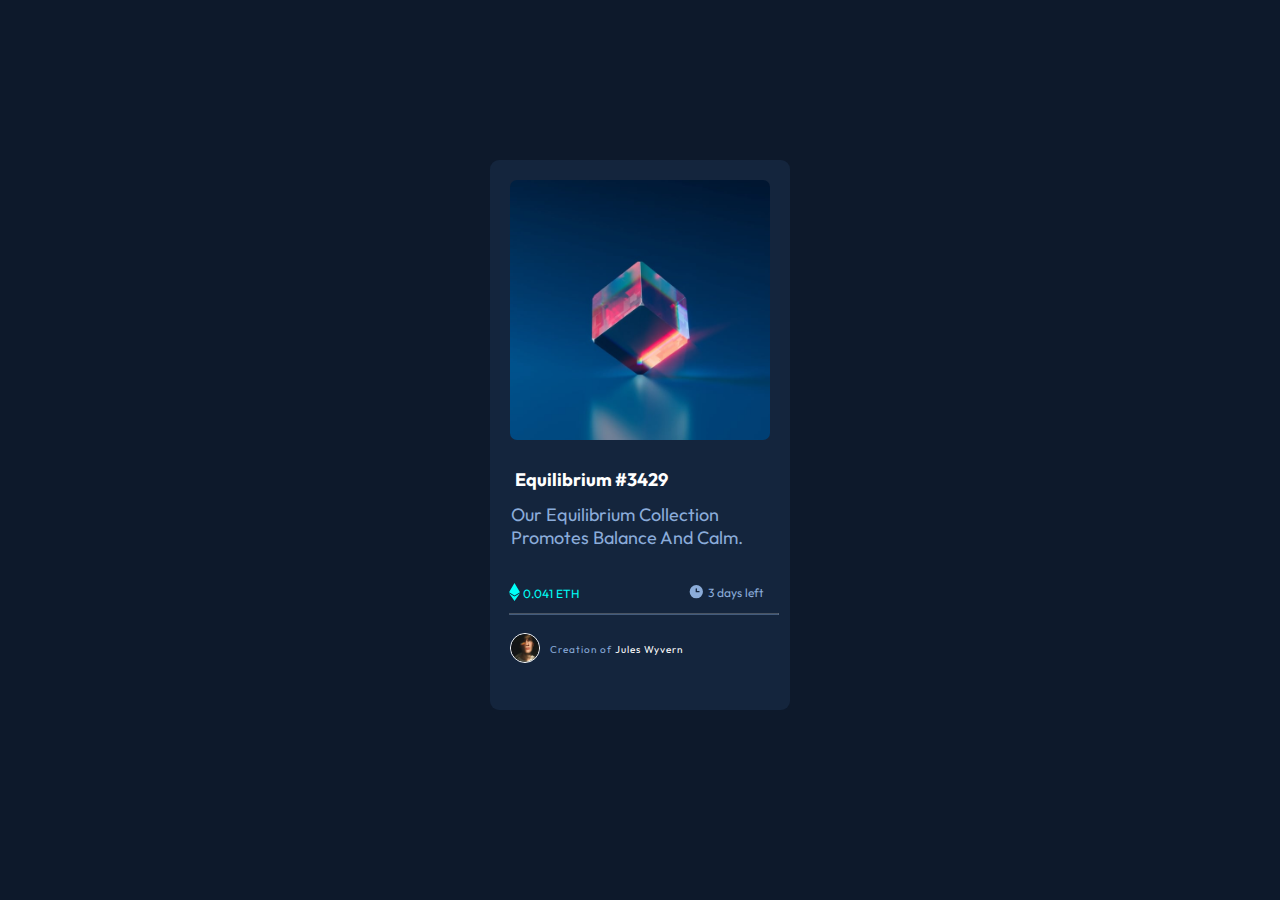
<file: index.html>
<!DOCTYPE html>
<html lang="en">
  <head>
    <meta charset="UTF-8" />
    <meta http-equiv="X-UA-Compatible" content="IE=edge" />
    <meta name="viewport" content="width=device-width, initial-scale=1.0" />
    <link rel="stylesheet" href="index.css" />
    <link
      rel="stylesheet"
      href="https://cdnjs.cloudflare.com/ajax/libs/font-awesome/5.5.0/css/all.min.css"
    />
    <title>Document</title>
  </head>
  <body>
    <div id="container">
      <div class="img-crd">
        <img class="img-tags" src="images/image-equilibrium.jpg" alt="card" />
        <img class="hovers" src="images/icon-view.svg" alt="icon" />
        <h1 class="texth">Equilibrium #3429</h1>
        <p class="textp">
          Our Equilibrium collection promotes balance and calm.
        </p>
        <ul>
          <li>
            <a href="#" class="left"
              ><img
                class="icon"
                src="images/icon-ethereum.svg"
                alt="icon-ethereum"
              />
              0.041 ETH
            </a>
          </li>
          <li>
            <a href="#" class="right"
              ><img class="icon" src="images/icon-clock.svg" alt="" /> 3 days
              left</a
            >
          </li>
          <hr class="hrone" />
        </ul>
        <div class="imgtext">
          <img src="images/image-avatar.png" alt="image-avatar" />
          <a class="avatartext"> <span> Creation of</span> Jules Wyvern</a>
        </div>
      </div>
    </div>
  </body>
</html>
</file>
<file: index.css>
@import url("https://fonts.googleapis.com/css2?family=Outfit:wght@400;700&display=swap");
* {
  margin: 0;
  padding: 0;
  font-size: 10px;
  box-sizing: border-box;
  font-family: "Outfit", sans-serif;
}
body {
  background-color: hsl(217, 54%, 11%);
}
/* media */
@media screen and (max-width: 375px) {
  #container {
    width: 20rem;
    height: 10rem;
    display: block;
    top: 16rem;
  }
  .texth {
    font-size: 2rem;
    font-weight: bold;
    padding: 0.3rem;
  }
  .textp {
    font-size: 2rem;
    font-weight: 700;
    color: hsl(212, 45%, 89%);
    padding: 1rem;
  }
}
@media screen and (max-width: 1440px) {
  #container {
    width: 40rem;
    height: 20rem;
    display: block;
    top: 20rem;
  }
  .texth {
    font-size: 1.7rem;
    font-weight: 700;
    padding: 0.7rem;
  }
  .textp {
    font-size: 1.7rem;
    font-weight: 400;
    color: hsl(212, 45%, 89%);
    padding: 1rem;
  }
}

/* finished */
#container {
  min-width: 100%;
  position: relative;
  top: 16rem;
}
/* .general {
  background-color: hsl(0, 0%, 100%);
  width: -51rem;
  height: auto;
} */
.img-crd {
  width: 30rem;
  height: 55rem;
  text-align: center;
  position: relative;
  margin: 0 auto;
  border-radius: 0.9rem;
  background-color: hsl(216, 50%, 16%);
}
.img-tags {
  width: 30rem;
  padding: 2rem;
  border-radius: 2.7rem;
}
.img-crd:hover {
  background: hsl(180, 43%, 1%);
  background-position-y: calc(50%50%);
  transition: all 3s;
}
.hovers {
  position: absolute;
  left: 40%;
  display: block;
  bottom: 68%;
  cursor: pointer;
  opacity: 0;
}
.hovers:hover {
  background-color: hsl(178, 100%, 50%);
  width: 40%;
  opacity: 0.9;
  border-radius: 5%;
  transform-origin: 50%;
}
.texth {
  font-size: 1.8rem;
  font-weight: 700;
  text-transform: capitalize;
  color: hsl(0, 0%, 100%);
  padding: 0.5rem;
  position: absolute;
  left: 2rem;
  cursor: pointer;
}
.texth:hover {
  color: hsl(178, 100%, 50%);
  transition: all 0.2s;
}
.textp {
  font-size: 1.8rem;
  font-weight: 400;
  color: hsl(215, 51%, 70%);
  text-transform: capitalize;
  margin-top: 3rem;
  position: absolute;
  left: 1.1rem;
  text-align: left;
  padding: 1rem;
}
/* ----------------- */

ul {
  list-style: none;
  position: relative;
}

li .left {
  display: block;
  float: left;
  font-size: 1.2rem;
  color: hsl(178, 100%, 50%);
  text-decoration: none;
  position: absolute;
  top: 12rem;
  left: 1.9rem;
}
li .right {
  color: hsl(215, 51%, 70%);
  float: left;
  font-size: 1.2rem;
  text-decoration: none;
  text-decoration: none;
  position: absolute;
  top: 12rem;
  left: 17rem;
  right: 0;
  display: block;
}
.icon {
  margin-bottom: -0.3rem;
}
.hrone {
  border-bottom: 0.1rem solid hsl(215, 51%, 70%);
  opacity: 0.4;
  position: absolute;
  top: 15rem;
  left: 1.9rem;
  width: 27rem;
}
/* ---------- */
.imgtext {
  position: relative;
  float: left;
}
.imgtext img {
  width: 3rem;
  position: absolute;
  top: 17rem;
  left: 2rem;
  border: 0.1rem solid hsl(0, 0%, 100%);
  border-radius: 50%;
}
.avatartext {
  position: absolute;
  width: 15rem;
  top: 18rem;
  text-align: left;
  color: white;
  letter-spacing: 0.1rem;
  left: 6rem;
  cursor: pointer;
}
.avatartext:hover {
  color: hsl(178, 100%, 50%);
  transition: all 0.2s;
}
.avatartext span {
  color: hsl(215, 51%, 70%);
}
</file>
